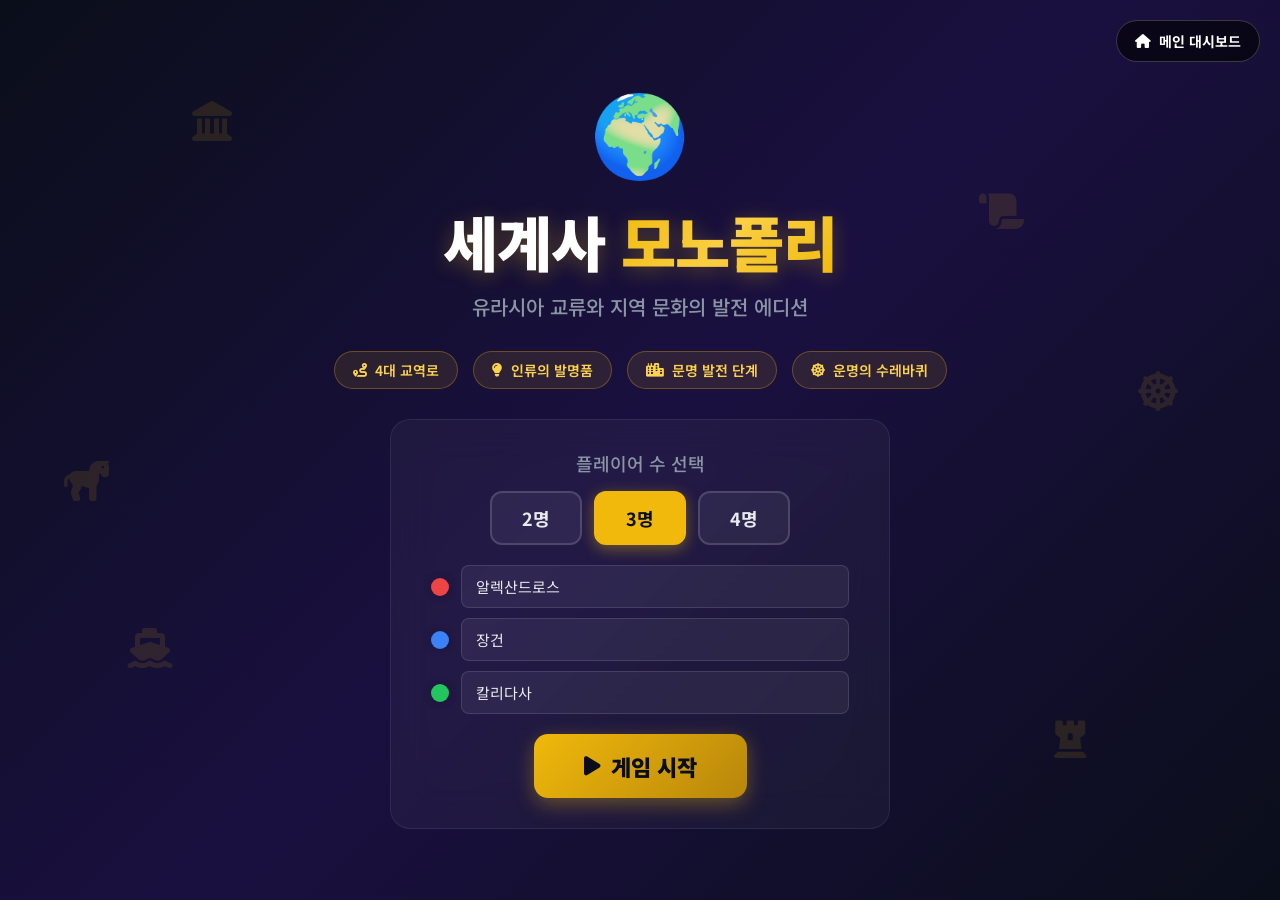
<file: monopoly/index.html>
<!DOCTYPE html>
<html lang="ko">
<head>
    <meta charset="UTF-8">
    <meta name="viewport" content="width=device-width, initial-scale=1.0">
    <title>세계사 모노폴리 - 유라시아 교류와 문명 에디션</title>
    <meta name="description" content="세계사를 배경으로 한 모노폴리 보드 게임. 유라시아 교역로를 장악하고 문명을 발전시켜 승리하세요!">
    <link rel="preconnect" href="https://fonts.googleapis.com">
    <link rel="preconnect" href="https://fonts.gstatic.com" crossorigin>
    <link href="https://fonts.googleapis.com/css2?family=Noto+Sans+KR:wght@400;500;700;900&family=Montserrat:wght@500;700;900&display=swap" rel="stylesheet">
    <link rel="stylesheet" href="https://cdnjs.cloudflare.com/ajax/libs/font-awesome/6.5.1/css/all.min.css">
    <link rel="stylesheet" href="style.css">
    <style>
        /* 추가: 내비게이션 버튼 스타일 */
        .nav-back-btn {
            position: fixed;
            top: 20px;
            right: 20px;
            z-index: 1000;
            background: rgba(0, 0, 0, 0.6);
            backdrop-filter: blur(10px);
            border: 1px solid rgba(255, 255, 255, 0.2);
            color: #fff;
            padding: 10px 18px;
            border-radius: 30px;
            font-size: 14px;
            font-weight: 700;
            cursor: pointer;
            display: flex;
            align-items: center;
            gap: 8px;
            transition: all 0.3s ease;
            text-decoration: none;
        }
        .nav-back-btn:hover {
            background: var(--gold);
            color: #000;
            transform: translateY(-2px);
        }
    </style>
</head>
<body>

<!-- 상단 내비게이션 -->
<a href="../index.html" class="nav-back-btn">
    <i class="fa-solid fa-house"></i> 메인 대시보드
</a>

<!-- ========== START SCREEN ========== -->
<div id="start-screen" class="screen active">
    <!-- ... (이전 내용과 동일) ... -->
    <div class="start-bg-effects">
        <div class="floating-icon" style="top:10%;left:15%;animation-delay:0s;"><i class="fa-solid fa-landmark"></i></div>
        <div class="floating-icon" style="top:20%;right:20%;animation-delay:1.5s;"><i class="fa-solid fa-scroll"></i></div>
        <div class="floating-icon" style="bottom:25%;left:10%;animation-delay:3s;"><i class="fa-solid fa-ship"></i></div>
        <div class="floating-icon" style="bottom:15%;right:15%;animation-delay:0.8s;"><i class="fa-solid fa-chess-rook"></i></div>
        <div class="floating-icon" style="top:50%;left:5%;animation-delay:2s;"><i class="fa-solid fa-horse"></i></div>
        <div class="floating-icon" style="top:40%;right:8%;animation-delay:4s;"><i class="fa-solid fa-dharmachakra"></i></div>
    </div>
    <div class="start-content">
        <div class="start-logo">
            <span class="logo-emoji">🌍</span>
            <h1>세계사 <span class="gold-text">모노폴리</span></h1>
            <p class="start-subtitle">유라시아 교류와 지역 문화의 발전 에디션</p>
        </div>
        <div class="start-features">
            <div class="feature-tag"><i class="fa-solid fa-route"></i> 4대 교역로</div>
            <div class="feature-tag"><i class="fa-solid fa-lightbulb"></i> 인류의 발명품</div>
            <div class="feature-tag"><i class="fa-solid fa-city"></i> 문명 발전 단계</div>
            <div class="feature-tag"><i class="fa-solid fa-dharmachakra"></i> 운명의 수레바퀴</div>
        </div>
        <div class="player-setup">
            <h3>플레이어 수 선택</h3>
            <div class="player-count-btns">
                <button class="count-btn" onclick="setPlayerCount(2)">2명</button>
                <button class="count-btn active" onclick="setPlayerCount(3)">3명</button>
                <button class="count-btn" onclick="setPlayerCount(4)">4명</button>
            </div>
            <div id="player-names" class="player-names">
                <!-- JS로 생성 -->
            </div>
            <button class="start-game-btn" onclick="startGame()">
                <i class="fa-solid fa-play"></i> 게임 시작
            </button>
        </div>
    </div>
</div>

<!-- ========== GAME SCREEN ========== -->
<div id="game-screen" class="screen">
    <div class="game-layout">
        <!-- LEFT: Player Info Panel -->
        <aside class="sidebar" id="sidebar">
            <div class="sidebar-header">
                <h2>🌍 세계사 모노폴리</h2>
            </div>
            <div id="player-panels" class="player-panels">
                <!-- JS로 생성 -->
            </div>
            <div class="turn-info" id="turn-info">
                <div class="current-turn">
                    <span id="turn-number">TURN 1</span>
                </div>
            </div>
        </aside>

        <!-- CENTER: Board -->
        <main class="board-container">
            <div id="monopoly-board" class="monopoly-board">
                <!-- JS로 보드 렌더링 -->
            </div>
        </main>

        <!-- RIGHT: Action Panel -->
        <aside class="action-panel" id="action-panel">
            <div class="action-header">
                <div class="current-player-indicator" id="current-player-name">
                    <span class="player-dot" id="current-dot"></span>
                    플레이어 1의 차례
                </div>
            </div>

            <!-- Dice Area -->
            <div class="dice-area" id="dice-area">
                <div class="dice-display">
                    <div class="die" id="die1">
                        <span>⚀</span>
                    </div>
                    <div class="die" id="die2">
                        <span>⚀</span>
                    </div>
                </div>
                <button class="roll-btn" id="roll-btn" onclick="rollDice()">
                    <i class="fa-solid fa-dice"></i> 주사위 굴리기
                </button>
            </div>

            <!-- Action Buttons (dynamic) -->
            <div class="action-buttons" id="action-buttons">
                <!-- JS가 상황에 맞는 버튼 생성 -->
            </div>

            <!-- Game Log -->
            <div class="game-log" id="game-log">
                <h4><i class="fa-solid fa-scroll"></i> 역사 기록</h4>
                <div class="log-entries" id="log-entries">
                    <div class="log-entry">🌍 게임이 시작되었습니다!</div>
                </div>
            </div>
        </aside>
    </div>
</div>

<!-- ========== MODAL OVERLAY ========== -->
<div class="modal-overlay" id="modal-overlay">
    <div class="modal" id="modal">
        <div class="modal-header" id="modal-header">
            <span class="modal-icon" id="modal-icon">🏛️</span>
            <h2 id="modal-title">이벤트</h2>
        </div>
        <div class="modal-body" id="modal-body">
            <!-- Dynamic content -->
        </div>
        <div class="modal-actions" id="modal-actions">
            <!-- Dynamic buttons -->
        </div>
    </div>
</div>

<!-- ========== CARD REVEAL OVERLAY ========== -->
<div class="card-overlay" id="card-overlay">
    <div class="card-reveal" id="card-reveal">
        <div class="card-front" id="card-front">
            <div class="card-header-bar" id="card-header-bar"></div>
            <div class="card-icon-area" id="card-icon-area">
                <i class="fa-solid fa-dharmachakra"></i>
            </div>
            <h3 class="card-name" id="card-name">카드 이름</h3>
            <p class="card-desc" id="card-desc">카드 설명</p>
            <div class="card-effect" id="card-effect">효과</div>
            <button class="card-close-btn" id="card-close-btn" onclick="closeCard()">확인</button>
        </div>
    </div>
</div>

<!-- ========== GAME OVER SCREEN ========== -->
<div id="gameover-screen" class="screen">
    <div class="gameover-content">
        <div class="trophy">🏆</div>
        <h1 id="winner-name">플레이어 1</h1>
        <h2>승리!</h2>
        <p class="winner-subtitle">유라시아의 패권을 차지했습니다!</p>
        <div class="winner-stats" id="winner-stats"></div>
        <button class="start-game-btn" onclick="location.reload()">
            <i class="fa-solid fa-rotate-right"></i> 다시 플레이
        </button>
    </div>
</div>

<script src="game.js"></script>
</body>
</html>
</file>
<file: monopoly/style.css>
/* ============================================
   세계사 모노폴리 - Premium CSS
   ============================================ */

/* --- Reset & Base --- */
*, *::before, *::after {
    box-sizing: border-box;
    margin: 0;
    padding: 0;
}

:root {
    /* Color Palette */
    --bg-dark: #0a0e1a;
    --bg-card: #141827;
    --bg-board: #1a3a2a;
    --gold: #f0b90b;
    --gold-light: #fcd34d;
    --gold-dark: #b8860b;
    --text-light: #e8eaed;
    --text-muted: #8b95a5;
    --accent-red: #ef4444;
    --accent-green: #22c55e;
    --accent-blue: #3b82f6;
    --accent-purple: #a855f7;
    --accent-orange: #f97316;
    --accent-teal: #14b8a6;

    /* Player Colors */
    --p1-color: #ef4444;
    --p2-color: #3b82f6;
    --p3-color: #22c55e;
    --p4-color: #f59e0b;

    /* Board Color Groups */
    --color-civilization: #8B4513;
    --color-nomad: #4fc3f7;
    --color-western: #e91e63;
    --color-gupta: #ff9800;
    --color-christian1: #f44336;
    --color-christian2: #fdd835;
    --color-mediterranean: #4caf50;
    --color-empire: #1a237e;

    /* Sizing */
    --board-size: 660px;
    --sidebar-width: 260px;
    --action-width: 300px;
}

html, body {
    height: 100%;
    overflow: hidden;
}

body {
    font-family: 'Noto Sans KR', -apple-system, sans-serif;
    background: var(--bg-dark);
    color: var(--text-light);
    display: flex;
    justify-content: center;
    align-items: center;
}

/* --- Screens --- */
.screen {
    display: none;
    width: 100vw;
    height: 100vh;
    position: fixed;
    top: 0;
    left: 0;
}

.screen.active {
    display: flex;
    justify-content: center;
    align-items: center;
}

/* ============================================
   START SCREEN
   ============================================ */
#start-screen {
    background: linear-gradient(135deg, #0a0e1a 0%, #1a1040 50%, #0a0e1a 100%);
    flex-direction: column;
    overflow: hidden;
}

.start-bg-effects {
    position: absolute;
    inset: 0;
    pointer-events: none;
}

.floating-icon {
    position: absolute;
    font-size: 40px;
    color: rgba(240, 185, 11, 0.12);
    animation: floatIcon 8s ease-in-out infinite;
}

@keyframes floatIcon {
    0%, 100% { transform: translateY(0) rotate(0deg); opacity: 0.12; }
    50% { transform: translateY(-30px) rotate(10deg); opacity: 0.25; }
}

.start-content {
    z-index: 1;
    display: flex;
    flex-direction: column;
    align-items: center;
    gap: 30px;
    animation: fadeInUp 0.8s ease-out;
}

@keyframes fadeInUp {
    from { opacity: 0; transform: translateY(30px); }
    to { opacity: 1; transform: translateY(0); }
}

.start-logo {
    text-align: center;
}

.logo-emoji {
    font-size: 80px;
    display: block;
    margin-bottom: 10px;
    animation: pulse 3s ease-in-out infinite;
}

@keyframes pulse {
    0%, 100% { transform: scale(1); }
    50% { transform: scale(1.08); }
}

.start-logo h1 {
    font-size: 60px;
    font-weight: 900;
    color: #fff;
    letter-spacing: -1px;
    text-shadow: 0 4px 20px rgba(240, 185, 11, 0.3);
}

.gold-text {
    color: var(--gold);
    background: linear-gradient(135deg, var(--gold), var(--gold-light), var(--gold));
    -webkit-background-clip: text;
    background-clip: text;
    -webkit-text-fill-color: transparent;
}

.start-subtitle {
    font-size: 20px;
    color: var(--text-muted);
    margin-top: 8px;
    font-weight: 500;
}

.start-features {
    display: flex;
    gap: 15px;
    flex-wrap: wrap;
    justify-content: center;
}

.feature-tag {
    background: rgba(240, 185, 11, 0.1);
    border: 1px solid rgba(240, 185, 11, 0.3);
    color: var(--gold-light);
    padding: 8px 18px;
    border-radius: 30px;
    font-size: 14px;
    font-weight: 600;
    display: flex;
    align-items: center;
    gap: 8px;
}

.player-setup {
    background: rgba(255, 255, 255, 0.04);
    border: 1px solid rgba(255, 255, 255, 0.08);
    border-radius: 20px;
    padding: 30px 40px;
    text-align: center;
    backdrop-filter: blur(20px);
    min-width: 500px;
}

.player-setup h3 {
    font-size: 18px;
    color: var(--text-muted);
    margin-bottom: 15px;
    font-weight: 500;
}

.player-count-btns {
    display: flex;
    gap: 12px;
    justify-content: center;
    margin-bottom: 20px;
}

.count-btn {
    background: rgba(255, 255, 255, 0.06);
    border: 2px solid rgba(255, 255, 255, 0.15);
    color: var(--text-light);
    padding: 12px 30px;
    font-size: 18px;
    font-weight: 700;
    border-radius: 12px;
    cursor: pointer;
    transition: all 0.25s ease;
    font-family: 'Noto Sans KR', sans-serif;
}

.count-btn:hover {
    border-color: var(--gold);
    color: var(--gold);
    background: rgba(240, 185, 11, 0.1);
}

.count-btn.active {
    background: var(--gold);
    color: var(--bg-dark);
    border-color: var(--gold);
    box-shadow: 0 4px 15px rgba(240, 185, 11, 0.4);
}

.player-names {
    display: flex;
    flex-direction: column;
    gap: 10px;
    margin-bottom: 20px;
}

.player-name-row {
    display: flex;
    align-items: center;
    gap: 12px;
}

.player-name-dot {
    width: 18px;
    height: 18px;
    border-radius: 50%;
    flex-shrink: 0;
    box-shadow: 0 0 8px rgba(0,0,0,0.3);
}

.player-name-input {
    flex: 1;
    background: rgba(255, 255, 255, 0.06);
    border: 1px solid rgba(255, 255, 255, 0.12);
    border-radius: 8px;
    padding: 10px 14px;
    color: var(--text-light);
    font-size: 15px;
    font-family: 'Noto Sans KR', sans-serif;
    transition: border-color 0.2s;
}

.player-name-input:focus {
    outline: none;
    border-color: var(--gold);
    background: rgba(240, 185, 11, 0.05);
}

.start-game-btn {
    background: linear-gradient(135deg, var(--gold), var(--gold-dark));
    color: var(--bg-dark);
    border: none;
    padding: 16px 50px;
    font-size: 22px;
    font-weight: 900;
    border-radius: 14px;
    cursor: pointer;
    transition: all 0.3s ease;
    font-family: 'Noto Sans KR', sans-serif;
    display: inline-flex;
    align-items: center;
    gap: 10px;
    box-shadow: 0 6px 20px rgba(240, 185, 11, 0.35);
}

.start-game-btn:hover {
    transform: translateY(-3px);
    box-shadow: 0 10px 30px rgba(240, 185, 11, 0.5);
}

/* ============================================
   GAME LAYOUT
   ============================================ */
.game-layout {
    display: flex;
    width: 100vw;
    height: 100vh;
    background: var(--bg-dark);
}

/* --- Sidebar --- */
.sidebar {
    width: var(--sidebar-width);
    background: var(--bg-card);
    border-right: 1px solid rgba(255, 255, 255, 0.06);
    display: flex;
    flex-direction: column;
    overflow-y: auto;
    flex-shrink: 0;
}

.sidebar-header {
    padding: 16px 18px;
    border-bottom: 1px solid rgba(255, 255, 255, 0.06);
    background: rgba(240, 185, 11, 0.05);
}

.sidebar-header h2 {
    font-size: 16px;
    font-weight: 700;
    color: var(--gold);
}

.player-panels {
    flex: 1;
    padding: 10px;
    display: flex;
    flex-direction: column;
    gap: 8px;
    overflow-y: auto;
}

.player-panel {
    background: rgba(255, 255, 255, 0.03);
    border: 1px solid rgba(255, 255, 255, 0.06);
    border-radius: 12px;
    padding: 12px;
    transition: all 0.3s ease;
    position: relative;
}

.player-panel.active-player {
    border-color: var(--gold);
    background: rgba(240, 185, 11, 0.06);
    box-shadow: 0 0 15px rgba(240, 185, 11, 0.1);
}

.player-panel.bankrupt {
    opacity: 0.4;
    filter: grayscale(0.8);
}

.player-panel-header {
    display: flex;
    align-items: center;
    gap: 10px;
    margin-bottom: 8px;
}

.player-token-display {
    width: 28px;
    height: 28px;
    border-radius: 50%;
    display: flex;
    justify-content: center;
    align-items: center;
    font-size: 16px;
    font-weight: 900;
    color: #fff;
    box-shadow: 0 2px 8px rgba(0,0,0,0.3);
    flex-shrink: 0;
}

.player-panel-name {
    font-size: 14px;
    font-weight: 700;
    color: var(--text-light);
    flex: 1;
}

.player-panel-money {
    font-size: 16px;
    font-weight: 900;
    font-family: 'Montserrat', sans-serif;
}

.player-properties-mini {
    display: flex;
    flex-wrap: wrap;
    gap: 3px;
    margin-top: 6px;
}

.prop-dot {
    width: 10px;
    height: 10px;
    border-radius: 2px;
    border: 1px solid rgba(255,255,255,0.2);
}

.prop-dot.station { border-radius: 50%; background: #666 !important; }
.prop-dot.utility { border-radius: 50%; background: #999 !important; border-style: dashed; }

.player-panel-status {
    font-size: 11px;
    color: var(--text-muted);
    margin-top: 4px;
}

.turn-info {
    padding: 12px;
    border-top: 1px solid rgba(255, 255, 255, 0.06);
    text-align: center;
}

.current-turn {
    font-size: 13px;
    font-weight: 700;
    color: var(--gold);
    letter-spacing: 2px;
    font-family: 'Montserrat', sans-serif;
}

/* --- Board Container --- */
.board-container {
    flex: 1;
    display: flex;
    justify-content: center;
    align-items: center;
    padding: 15px;
    overflow: hidden;
    background: radial-gradient(circle at center, rgba(26, 58, 42, 0.3), transparent 70%);
}

/* --- Monopoly Board --- */
.monopoly-board {
    display: grid;
    grid-template-columns: 1.4fr repeat(9, 1fr) 1.4fr;
    grid-template-rows: 1.4fr repeat(9, 1fr) 1.4fr;
    width: var(--board-size);
    height: var(--board-size);
    background-color: #0f1c14;
    border: 3px solid rgba(240, 185, 11, 0.5);
    border-radius: 8px;
    gap: 1px;
    box-shadow: 0 0 40px rgba(240, 185, 11, 0.08), 0 20px 60px rgba(0, 0, 0, 0.5);
    flex-shrink: 0;
}

.space {
    background-color: #1e3328;
    position: relative;
    display: flex;
    flex-direction: column;
    justify-content: center;
    align-items: center;
    text-align: center;
    overflow: hidden;
    cursor: pointer;
    transition: all 0.2s ease;
}

.space:hover {
    z-index: 5;
    filter: brightness(1.3);
}

.space-name {
    font-size: 9px;
    font-weight: 700;
    line-height: 1.15;
    padding: 1px;
    color: #c8d4cc;
    word-break: keep-all;
    z-index: 2;
}

.corner-name {
    font-size: 12px;
}

.space-icon {
    font-size: 13px;
    margin-bottom: 2px;
    color: #8ba695;
}

.corner-icon {
    font-size: 22px;
    margin-bottom: 4px;
    color: var(--gold);
}

.space-price {
    font-size: 8px;
    color: #7a9982;
    font-weight: 500;
    margin-top: 1px;
}

/* Color bars */
.color-bar {
    position: absolute;
    z-index: 1;
}

.edge-bottom { padding-top: 14px; }
.edge-bottom .color-bar { top: 0; left: 0; width: 100%; height: 14px; border-bottom: 1px solid rgba(0,0,0,0.3); }

.edge-left { padding-right: 14px; }
.edge-left .color-bar { top: 0; right: 0; width: 14px; height: 100%; border-left: 1px solid rgba(0,0,0,0.3); }

.edge-top { padding-bottom: 14px; }
.edge-top .color-bar { bottom: 0; left: 0; width: 100%; height: 14px; border-top: 1px solid rgba(0,0,0,0.3); }

.edge-right { padding-left: 14px; }
.edge-right .color-bar { top: 0; left: 0; width: 14px; height: 100%; border-right: 1px solid rgba(0,0,0,0.3); }

/* Building indicators on properties */
.building-indicators {
    position: absolute;
    z-index: 3;
    display: flex;
    gap: 1px;
}

.edge-bottom .building-indicators { top: 1px; left: 50%; transform: translateX(-50%); }
.edge-left .building-indicators { right: 1px; top: 50%; transform: translateY(-50%); flex-direction: column; }
.edge-top .building-indicators { bottom: 1px; left: 50%; transform: translateX(-50%); }
.edge-right .building-indicators { left: 1px; top: 50%; transform: translateY(-50%); flex-direction: column; }

.building-dot {
    width: 6px;
    height: 6px;
    border-radius: 50%;
    background: #22c55e;
    border: 1px solid rgba(0,0,0,0.3);
}

.building-dot.empire {
    width: 10px;
    height: 10px;
    background: var(--gold);
    border-radius: 2px;
}

/* Owner indicator */
.owner-indicator {
    position: absolute;
    bottom: 1px;
    right: 1px;
    width: 8px;
    height: 8px;
    border-radius: 50%;
    z-index: 3;
    border: 1px solid rgba(0,0,0,0.4);
}

/* Player tokens on board */
.player-tokens {
    position: absolute;
    bottom: 2px;
    left: 2px;
    display: flex;
    gap: 2px;
    flex-wrap: wrap;
    z-index: 10;
    max-width: 90%;
}

.board-token {
    width: 14px;
    height: 14px;
    border-radius: 50%;
    display: flex;
    justify-content: center;
    align-items: center;
    font-size: 8px;
    font-weight: 900;
    color: #fff;
    box-shadow: 0 1px 4px rgba(0,0,0,0.5);
    border: 1.5px solid rgba(255,255,255,0.5);
    transition: all 0.5s ease;
    animation: tokenBounce 0.5s ease;
}

@keyframes tokenBounce {
    0% { transform: scale(0); }
    60% { transform: scale(1.3); }
    100% { transform: scale(1); }
}

.corner .player-tokens {
    bottom: 4px;
    left: 4px;
}

.corner .board-token {
    width: 18px;
    height: 18px;
    font-size: 10px;
}

/* Center piece */
.center-piece {
    grid-column: 2 / 11;
    grid-row: 2 / 11;
    background: linear-gradient(135deg, #1a3a2a, #0f2218);
    display: flex;
    flex-direction: column;
    justify-content: center;
    align-items: center;
    gap: 25px;
    position: relative;
    overflow: hidden;
}

.center-piece::before {
    content: '';
    position: absolute;
    inset: 0;
    background: radial-gradient(circle at center, rgba(240, 185, 11, 0.05), transparent 65%);
}

.center-title {
    font-size: 32px;
    font-weight: 900;
    color: var(--bg-dark);
    background: linear-gradient(135deg, var(--gold), var(--gold-light));
    padding: 8px 25px;
    border-radius: 6px;
    box-shadow: 0 4px 15px rgba(240, 185, 11, 0.3);
    z-index: 1;
}

.deck-container {
    display: flex;
    gap: 40px;
    z-index: 1;
}

.deck {
    width: 120px;
    height: 80px;
    border: 2px dashed rgba(255,255,255,0.2);
    display: flex;
    flex-direction: column;
    justify-content: center;
    align-items: center;
    font-weight: 700;
    font-size: 12px;
    color: #c8d4cc;
    gap: 5px;
    border-radius: 8px;
    cursor: pointer;
    transition: all 0.3s ease;
}

.deck:hover {
    border-color: var(--gold);
    background: rgba(240, 185, 11, 0.05);
}

.chance-deck { border-color: rgba(249, 115, 22, 0.4); color: var(--accent-orange); }
.chest-deck { border-color: rgba(59, 130, 246, 0.4); color: var(--accent-blue); }

.deck i { font-size: 22px; }

/* --- Action Panel --- */
.action-panel {
    width: var(--action-width);
    background: var(--bg-card);
    border-left: 1px solid rgba(255, 255, 255, 0.06);
    display: flex;
    flex-direction: column;
    flex-shrink: 0;
    overflow: hidden;
}

.action-header {
    padding: 14px 16px;
    border-bottom: 1px solid rgba(255, 255, 255, 0.06);
    background: rgba(240, 185, 11, 0.05);
}

.current-player-indicator {
    display: flex;
    align-items: center;
    gap: 10px;
    font-size: 16px;
    font-weight: 700;
    color: var(--text-light);
}

.player-dot {
    width: 14px;
    height: 14px;
    border-radius: 50%;
    display: inline-block;
    box-shadow: 0 0 8px rgba(0,0,0,0.3);
}

/* Dice */
.dice-area {
    padding: 16px;
    display: flex;
    flex-direction: column;
    align-items: center;
    gap: 14px;
    border-bottom: 1px solid rgba(255, 255, 255, 0.06);
}

.dice-display {
    display: flex;
    gap: 20px;
}

.die {
    width: 60px;
    height: 60px;
    background: linear-gradient(145deg, #fff, #e8e8e8);
    border-radius: 12px;
    display: flex;
    justify-content: center;
    align-items: center;
    font-size: 40px;
    color: #1a1a1a;
    box-shadow: 0 4px 12px rgba(0, 0, 0, 0.3), inset 0 1px 0 rgba(255,255,255,0.5);
    transition: all 0.15s ease;
    user-select: none;
}

.die.rolling {
    animation: diceShake 0.1s ease infinite;
}

@keyframes diceShake {
    0% { transform: rotate(0deg) scale(1); }
    25% { transform: rotate(8deg) scale(1.05); }
    50% { transform: rotate(-8deg) scale(0.95); }
    75% { transform: rotate(5deg) scale(1.05); }
    100% { transform: rotate(0deg) scale(1); }
}

.roll-btn {
    background: linear-gradient(135deg, var(--gold), var(--gold-dark));
    color: var(--bg-dark);
    border: none;
    padding: 12px 30px;
    font-size: 16px;
    font-weight: 900;
    border-radius: 10px;
    cursor: pointer;
    transition: all 0.25s ease;
    font-family: 'Noto Sans KR', sans-serif;
    display: flex;
    align-items: center;
    gap: 8px;
    box-shadow: 0 4px 12px rgba(240, 185, 11, 0.3);
}

.roll-btn:hover:not(:disabled) {
    transform: translateY(-2px);
    box-shadow: 0 6px 20px rgba(240, 185, 11, 0.5);
}

.roll-btn:disabled {
    opacity: 0.4;
    cursor: not-allowed;
    transform: none;
}

/* Action Buttons */
.action-buttons {
    padding: 10px 16px;
    display: flex;
    flex-direction: column;
    gap: 8px;
}

.action-btn {
    padding: 10px 16px;
    border: none;
    border-radius: 8px;
    font-size: 14px;
    font-weight: 700;
    cursor: pointer;
    transition: all 0.2s ease;
    font-family: 'Noto Sans KR', sans-serif;
    display: flex;
    align-items: center;
    gap: 8px;
}

.action-btn.buy {
    background: linear-gradient(135deg, var(--accent-green), #16a34a);
    color: #fff;
}

.action-btn.build {
    background: linear-gradient(135deg, var(--accent-blue), #2563eb);
    color: #fff;
}

.action-btn.sell {
    background: linear-gradient(135deg, var(--accent-orange), #ea580c);
    color: #fff;
}

.action-btn.end-turn {
    background: rgba(255, 255, 255, 0.08);
    border: 1px solid rgba(255,255,255,0.15);
    color: var(--text-light);
}

.action-btn.mortgage {
    background: rgba(168, 85, 247, 0.15);
    border: 1px solid rgba(168, 85, 247, 0.3);
    color: var(--accent-purple);
}

.action-btn:hover {
    transform: translateY(-1px);
    filter: brightness(1.1);
}

/* Game Log */
.game-log {
    flex: 1;
    padding: 12px 16px;
    overflow-y: auto;
    border-top: 1px solid rgba(255, 255, 255, 0.06);
}

.game-log h4 {
    font-size: 13px;
    color: var(--gold);
    margin-bottom: 8px;
    display: flex;
    align-items: center;
    gap: 6px;
}

.log-entries {
    display: flex;
    flex-direction: column;
    gap: 4px;
}

.log-entry {
    font-size: 12px;
    color: var(--text-muted);
    padding: 4px 8px;
    border-radius: 4px;
    background: rgba(255, 255, 255, 0.02);
    line-height: 1.4;
    animation: logSlideIn 0.3s ease;
}

.log-entry.important {
    color: var(--gold-light);
    background: rgba(240, 185, 11, 0.06);
    border-left: 2px solid var(--gold);
}

.log-entry.negative {
    color: var(--accent-red);
    background: rgba(239, 68, 68, 0.06);
    border-left: 2px solid var(--accent-red);
}

@keyframes logSlideIn {
    from { opacity: 0; transform: translateX(-10px); }
    to { opacity: 1; transform: translateX(0); }
}

/* ============================================
   MODAL
   ============================================ */
.modal-overlay {
    display: none;
    position: fixed;
    inset: 0;
    background: rgba(0, 0, 0, 0.7);
    backdrop-filter: blur(6px);
    z-index: 1000;
    justify-content: center;
    align-items: center;
}

.modal-overlay.active {
    display: flex;
}

.modal {
    background: var(--bg-card);
    border: 1px solid rgba(255, 255, 255, 0.1);
    border-radius: 20px;
    width: 450px;
    max-height: 80vh;
    overflow-y: auto;
    box-shadow: 0 20px 60px rgba(0, 0, 0, 0.5);
    animation: modalPop 0.3s ease;
}

@keyframes modalPop {
    from { opacity: 0; transform: scale(0.9) translateY(20px); }
    to { opacity: 1; transform: scale(1) translateY(0); }
}

.modal-header {
    padding: 24px;
    text-align: center;
    border-bottom: 1px solid rgba(255, 255, 255, 0.06);
}

.modal-icon {
    font-size: 46px;
    display: block;
    margin-bottom: 10px;
}

.modal-header h2 {
    font-size: 22px;
    font-weight: 900;
    color: var(--text-light);
}

.modal-body {
    padding: 20px 24px;
}

.modal-body p {
    font-size: 15px;
    color: var(--text-muted);
    line-height: 1.6;
    margin-bottom: 8px;
}

.modal-body .price-tag {
    font-size: 28px;
    font-weight: 900;
    color: var(--gold);
    text-align: center;
    padding: 12px;
    background: rgba(240, 185, 11, 0.08);
    border-radius: 10px;
    margin: 12px 0;
    font-family: 'Montserrat', sans-serif;
}

.modal-body .rent-table {
    width: 100%;
    border-collapse: collapse;
    margin: 10px 0;
    font-size: 13px;
}

.rent-table th, .rent-table td {
    padding: 6px 10px;
    text-align: left;
    border-bottom: 1px solid rgba(255,255,255,0.06);
}

.rent-table th {
    color: var(--text-muted);
    font-weight: 500;
}

.rent-table td {
    color: var(--text-light);
    font-weight: 700;
    text-align: right;
}

.modal-actions {
    padding: 16px 24px 24px;
    display: flex;
    gap: 10px;
}

.modal-btn {
    flex: 1;
    padding: 12px;
    border: none;
    border-radius: 10px;
    font-size: 15px;
    font-weight: 700;
    cursor: pointer;
    transition: all 0.2s;
    font-family: 'Noto Sans KR', sans-serif;
}

.modal-btn.primary {
    background: linear-gradient(135deg, var(--accent-green), #16a34a);
    color: #fff;
}

.modal-btn.secondary {
    background: rgba(255, 255, 255, 0.08);
    color: var(--text-muted);
    border: 1px solid rgba(255,255,255,0.1);
}

.modal-btn.danger {
    background: linear-gradient(135deg, var(--accent-red), #dc2626);
    color: #fff;
}

.modal-btn:hover {
    transform: translateY(-1px);
    filter: brightness(1.1);
}

/* ============================================
   CARD REVEAL
   ============================================ */
.card-overlay {
    display: none;
    position: fixed;
    inset: 0;
    background: rgba(0, 0, 0, 0.8);
    backdrop-filter: blur(8px);
    z-index: 1100;
    justify-content: center;
    align-items: center;
}

.card-overlay.active {
    display: flex;
}

.card-reveal {
    perspective: 1000px;
    animation: cardFlipIn 0.6s ease;
}

@keyframes cardFlipIn {
    0% { transform: rotateY(90deg) scale(0.8); opacity: 0; }
    100% { transform: rotateY(0deg) scale(1); opacity: 1; }
}

.card-front {
    width: 360px;
    background: var(--bg-card);
    border: 2px solid rgba(255, 255, 255, 0.1);
    border-radius: 20px;
    overflow: hidden;
    box-shadow: 0 20px 60px rgba(0, 0, 0, 0.6);
    text-align: center;
}

.card-header-bar {
    height: 6px;
}

.card-header-bar.chance { background: linear-gradient(90deg, var(--accent-orange), #fbbf24); }
.card-header-bar.chest { background: linear-gradient(90deg, var(--accent-blue), var(--accent-teal)); }

.card-icon-area {
    padding: 25px;
    font-size: 60px;
}

.card-icon-area.chance { color: var(--accent-orange); }
.card-icon-area.chest { color: var(--accent-blue); }

.card-name {
    font-size: 22px;
    font-weight: 900;
    color: var(--text-light);
    padding: 0 24px;
    margin-bottom: 12px;
}

.card-desc {
    font-size: 14px;
    color: var(--text-muted);
    padding: 0 24px;
    line-height: 1.6;
    margin-bottom: 16px;
}

.card-effect {
    font-size: 18px;
    font-weight: 900;
    padding: 14px 24px;
    margin: 0 24px 20px;
    border-radius: 10px;
}

.card-effect.positive {
    color: var(--accent-green);
    background: rgba(34, 197, 94, 0.1);
    border: 1px solid rgba(34, 197, 94, 0.2);
}

.card-effect.negative {
    color: var(--accent-red);
    background: rgba(239, 68, 68, 0.1);
    border: 1px solid rgba(239, 68, 68, 0.2);
}

.card-effect.neutral {
    color: var(--accent-blue);
    background: rgba(59, 130, 246, 0.1);
    border: 1px solid rgba(59, 130, 246, 0.2);
}

.card-close-btn {
    width: calc(100% - 48px);
    margin: 0 24px 24px;
    padding: 12px;
    background: linear-gradient(135deg, var(--gold), var(--gold-dark));
    color: var(--bg-dark);
    border: none;
    border-radius: 10px;
    font-size: 16px;
    font-weight: 900;
    cursor: pointer;
    transition: all 0.2s;
    font-family: 'Noto Sans KR', sans-serif;
}

.card-close-btn:hover {
    filter: brightness(1.1);
    transform: translateY(-1px);
}

/* ============================================
   GAME OVER
   ============================================ */
#gameover-screen {
    background: linear-gradient(135deg, #0a0e1a, #1a1040);
    flex-direction: column;
}

.gameover-content {
    text-align: center;
    animation: fadeInUp 0.8s ease;
}

.trophy {
    font-size: 100px;
    margin-bottom: 10px;
    animation: pulse 2s ease-in-out infinite;
}

.gameover-content h1 {
    font-size: 50px;
    font-weight: 900;
    color: var(--gold);
    margin-bottom: 5px;
}

.gameover-content h2 {
    font-size: 36px;
    color: var(--text-light);
    margin-bottom: 15px;
}

.winner-subtitle {
    color: var(--text-muted);
    font-size: 18px;
    margin-bottom: 30px;
}

.winner-stats {
    display: flex;
    gap: 20px;
    justify-content: center;
    margin-bottom: 30px;
}

.stat-box {
    background: rgba(255, 255, 255, 0.05);
    border: 1px solid rgba(255, 255, 255, 0.1);
    border-radius: 12px;
    padding: 16px 30px;
    text-align: center;
}

.stat-value {
    font-size: 28px;
    font-weight: 900;
    color: var(--gold);
    font-family: 'Montserrat', sans-serif;
}

.stat-label {
    font-size: 12px;
    color: var(--text-muted);
    margin-top: 4px;
}

/* ============================================
   QUIZ MODAL
   ============================================ */
.quiz-options {
    display: flex;
    flex-direction: column;
    gap: 10px;
    margin-top: 15px;
}

.quiz-btn {
    background: rgba(255, 255, 255, 0.05);
    border: 1px solid rgba(255, 255, 255, 0.15);
    padding: 12px 16px;
    border-radius: 8px;
    color: var(--text-light);
    font-size: 14px;
    text-align: left;
    cursor: pointer;
    transition: all 0.2s ease;
    font-family: inherit;
    line-height: 1.4;
}

.quiz-btn:hover {
    background: rgba(240, 185, 11, 0.1);
    border-color: var(--gold);
    transform: translateX(4px);
}

.quiz-btn:disabled {
    cursor: default;
    transform: none;
}

.quiz-btn.correct {
    background: rgba(34, 197, 94, 0.2) !important;
    border-color: var(--accent-green) !important;
    color: var(--accent-green) !important;
    font-weight: bold;
}

.quiz-btn.wrong {
    background: rgba(239, 68, 68, 0.2) !important;
    border-color: var(--accent-red) !important;
    color: var(--accent-red) !important;
}

/* ============================================
   SCROLLBAR
   ============================================ */
::-webkit-scrollbar { width: 6px; }
::-webkit-scrollbar-track { background: transparent; }
::-webkit-scrollbar-thumb { background: rgba(255,255,255,0.1); border-radius: 3px; }
::-webkit-scrollbar-thumb:hover { background: rgba(255,255,255,0.2); }

/* ============================================
   RESPONSIVE (for smaller screens)
   ============================================ */
@media (max-height: 800px) {
    :root { --board-size: 580px; }
}

@media (max-height: 700px) {
    :root { --board-size: 520px; }
}
</file>
